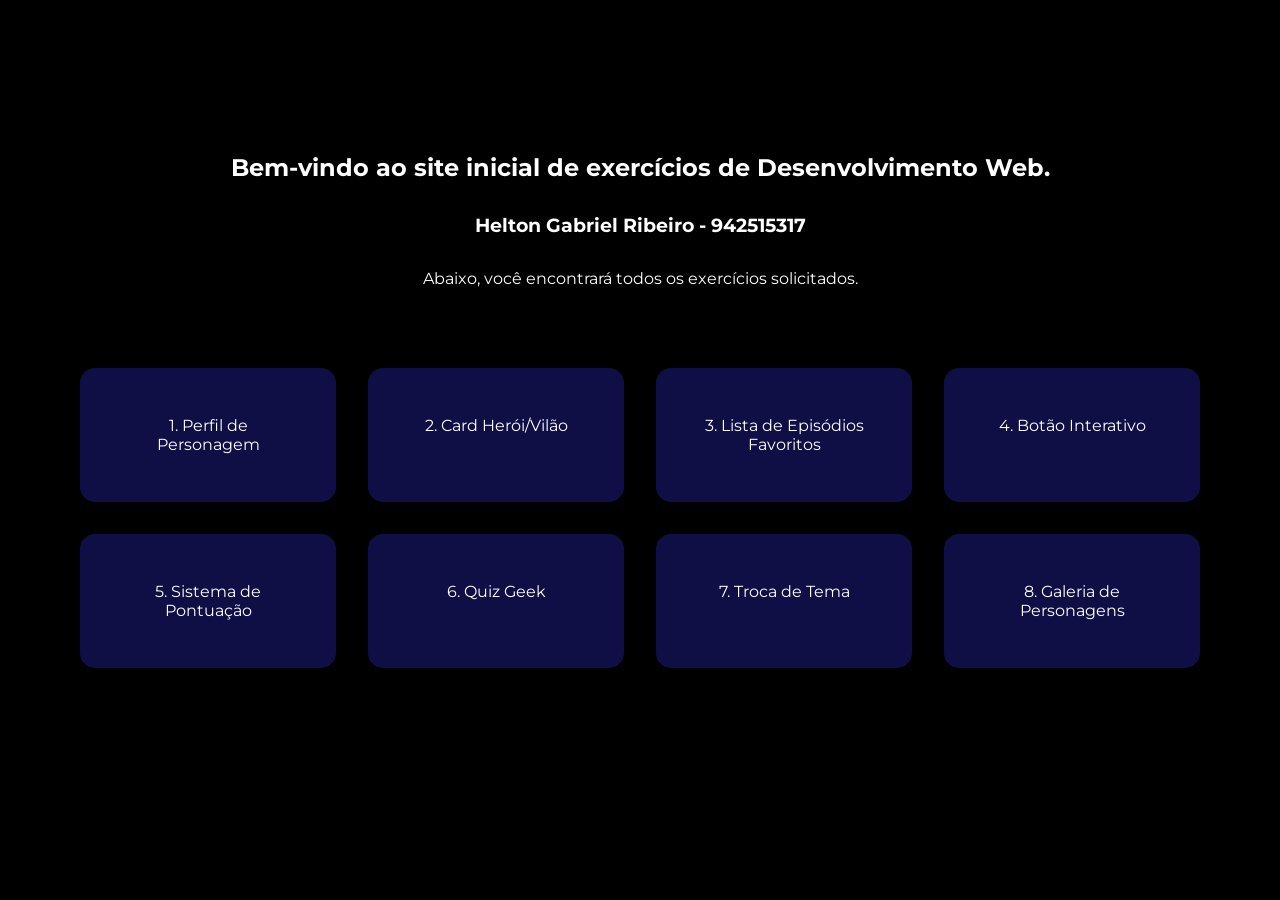
<file: index.html>
<!DOCTYPE html>
<html lang="pt-br">

<head>
    <meta charset="UTF-8">
    <meta name="viewport" content="width=device-width, initial-scale=1.0">
    <link rel="stylesheet" href="assets/style.css">
    <title>Exercicios de Desenvolvimento Web</title>
</head>

<body>
    <main>
        <section class="main">
            <h1>
                Bem-vindo ao site inicial de exercícios de Desenvolvimento Web.
            </h1>
            <h3>
                Helton Gabriel Ribeiro - 942515317
            </h3>
            <p>
                Abaixo, você encontrará todos os exercícios solicitados.
            </p>
        </section>

        <section class="links">
            <a href="ex01.html">1. Perfil de Personagem</a>
            <a href="ex02.html">2. Card Herói/Vilão</a>
            <a href="ex03.html">3. Lista de Episódios Favoritos</a>
            <a href="ex04.html">4. Botão Interativo</a>
            <a href="ex05.html">5. Sistema de Pontuação</a>
            <a href="ex06.html">6. Quiz Geek</a>
            <a href="ex07.html">7. Troca de Tema</a>
            <a href="ex08.html">8. Galeria de Personagens</a>
        </section>
    </main>
</body>

</html>
</file>
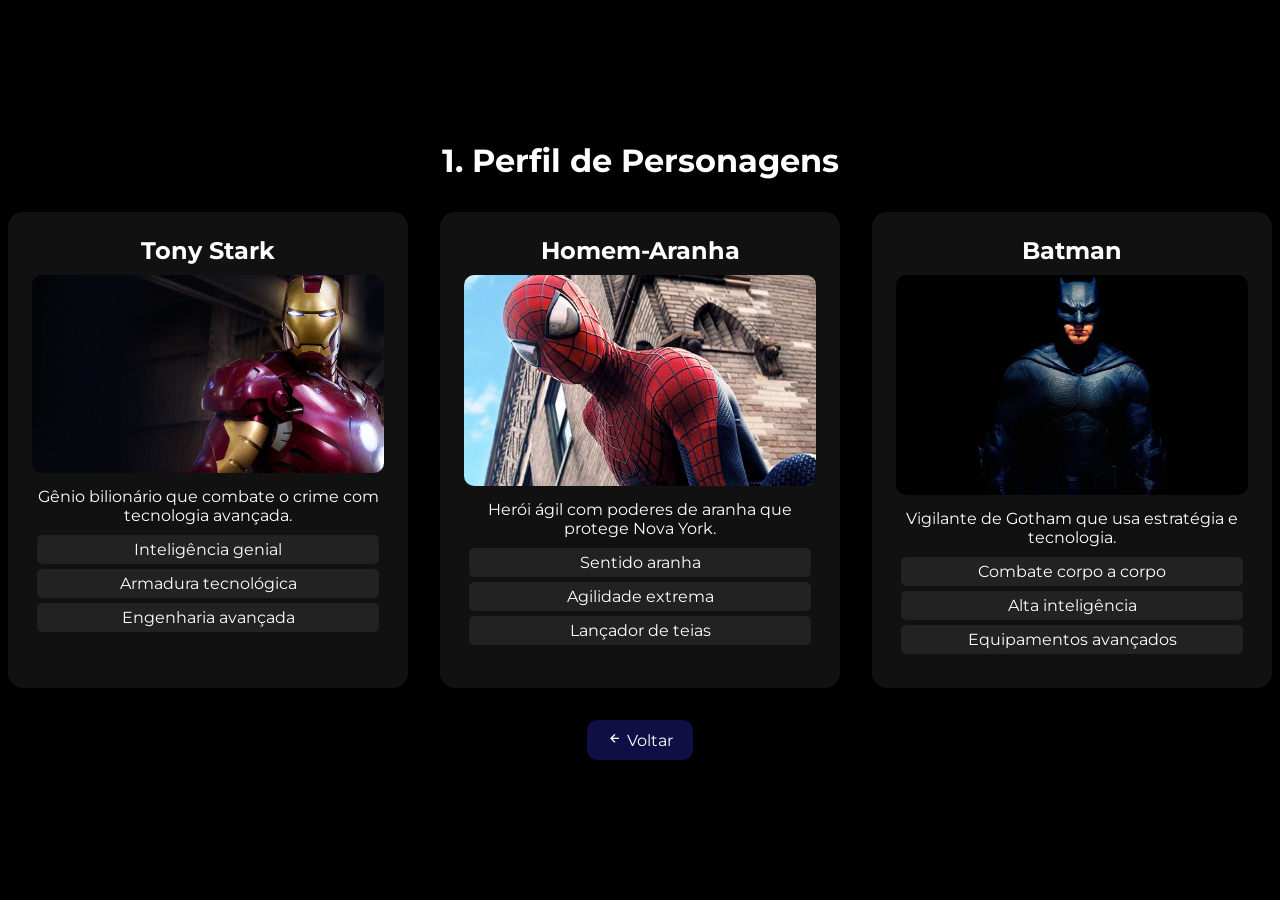
<file: ex01.html>
<!DOCTYPE html>
<html lang="pt-br">

<head>
    <meta charset="UTF-8">
    <meta name="viewport" content="width=device-width, initial-scale=1.0">
    <link rel="stylesheet" href="assets/style.css">
    <link rel="stylesheet" href="assets/ex01.css">
    <link href='https://unpkg.com/boxicons@2.1.4/css/boxicons.min.css' rel='stylesheet'>
    <title>1. Perfil de Personagem</title>
</head>
<body>
    <main>
        <h1>1. Perfil de Personagens</h1>

        <section class="cards">
            <div class="card">
                <h2>Tony Stark</h2>
                <img src="assets/img/tonystark.jpg" alt="Homem de Ferro">
                <p>Gênio bilionário que combate o crime com tecnologia avançada.</p>
                <ul>
                    <li>Inteligência genial</li>
                    <li>Armadura tecnológica</li>
                    <li>Engenharia avançada</li>
                </ul>
            </div>

            <div class="card">
                <h2>Homem-Aranha</h2>
                <img src="assets/img/homemaranha.jpg" alt="Homem-Aranha">
                <p>Herói ágil com poderes de aranha que protege Nova York.</p>
                <ul>
                    <li>Sentido aranha</li>
                    <li>Agilidade extrema</li>
                    <li>Lançador de teias</li>
                </ul>
            </div>

            <div class="card">
                <h2>Batman</h2>
                <img src="assets/img/batman.webp" alt="Batman">
                <p>Vigilante de Gotham que usa estratégia e tecnologia.</p>
                <ul>
                    <li>Combate corpo a corpo</li>
                    <li>Alta inteligência</li>
                    <li>Equipamentos avançados</li>
                </ul>
            </div>

        </section>

        <a href="index.html" class="btn-voltar"><i class='bx bx-left-arrow-alt'></i> Voltar</a>
    </main>
</body>
</html>
</file>
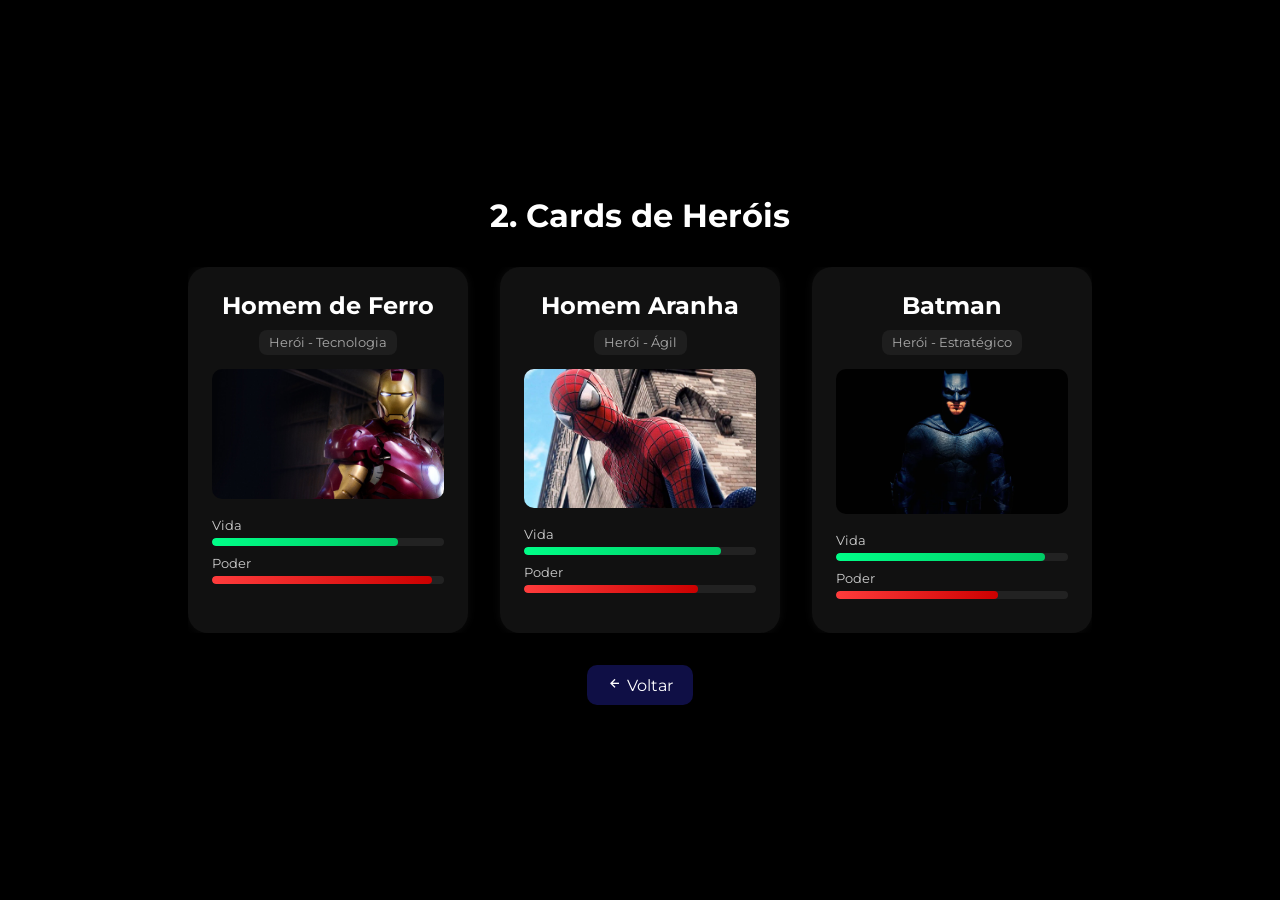
<file: ex02.html>
<!DOCTYPE html>
<html lang="pt-br">
<head>
    <meta charset="UTF-8">
    <meta name="viewport" content="width=device-width, initial-scale=1.0">
    <title>2. Card de Heróis</title>
    <link rel="stylesheet" href="assets/style.css">
    <link rel="stylesheet" href="assets/ex02.css">
    <link href='https://unpkg.com/boxicons@2.1.4/css/boxicons.min.css' rel='stylesheet'>
</head>
<body>
<main>
    <h1>2. Cards de Heróis</h1>

    <section class="cards">

        <div class="game-card">
            <h2>Homem de Ferro</h2>
            <span class="tipo">Herói - Tecnologia</span>

            <img src="assets/img/tonystark.jpg">

            <div class="status">
                <p>Vida</p>
                <div class="barra"><div class="vida tony"></div></div>

                <p>Poder</p>
                <div class="barra"><div class="poder tony"></div></div>
            </div>
        </div>

        <div class="game-card">
            <h2>Homem Aranha</h2>
            <span class="tipo">Herói - Ágil</span>

            <img src="assets/img/homemaranha.jpg">

            <div class="status">
                <p>Vida</p>
                <div class="barra"><div class="vida aranha"></div></div>

                <p>Poder</p>
                <div class="barra"><div class="poder aranha"></div></div>
            </div>
        </div>

        <div class="game-card">
            <h2>Batman</h2>
            <span class="tipo">Herói - Estratégico</span>

            <img src="assets/img/batman.webp">

            <div class="status">
                <p>Vida</p>
                <div class="barra"><div class="vida batman"></div></div>

                <p>Poder</p>
                <div class="barra"><div class="poder batman"></div></div>
            </div>
        </div>

    </section>

    <a href="index.html" class="btn-voltar"><i class='bx bx-left-arrow-alt'></i> Voltar</a>
</main>
</body>
</html>
</file>
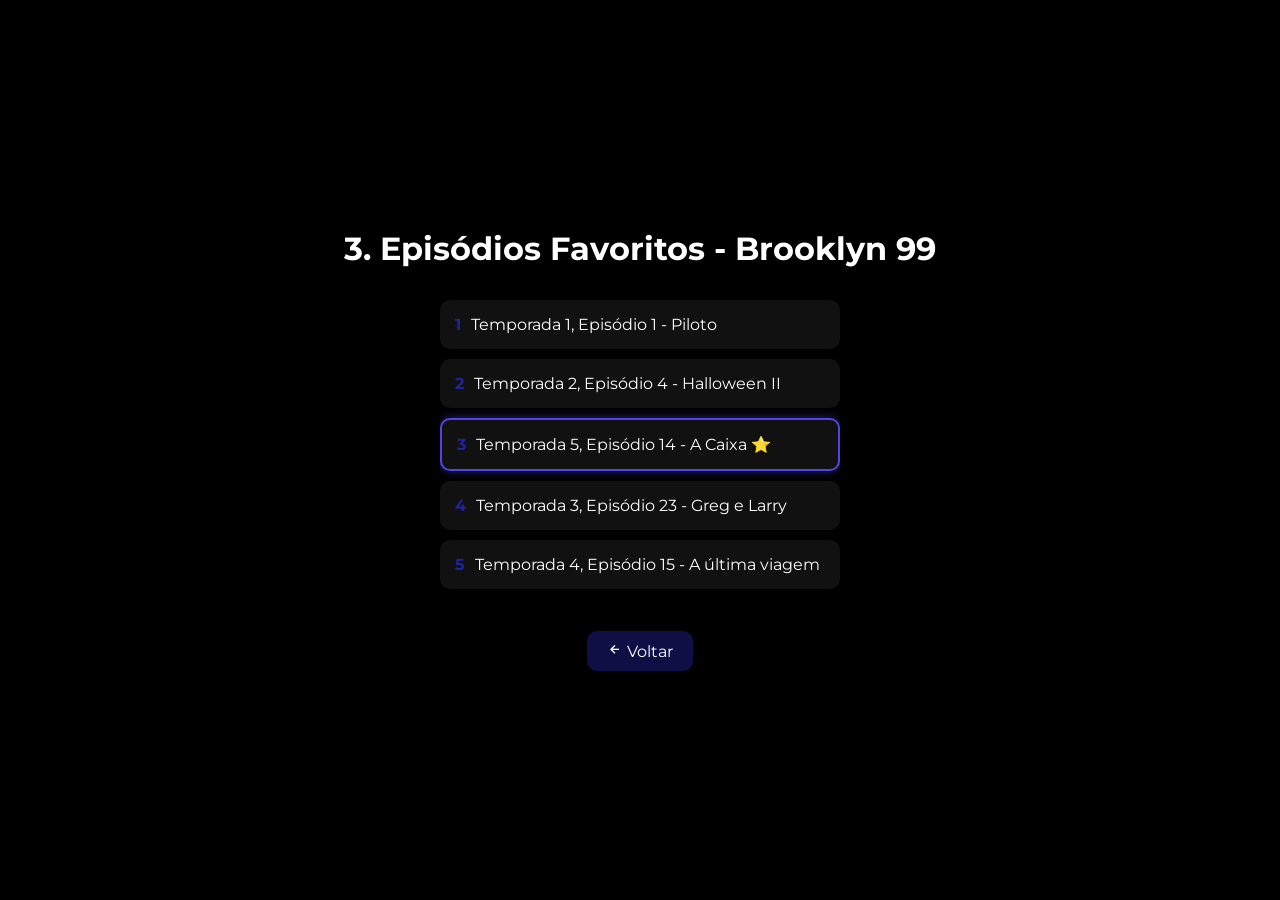
<file: ex03.html>
<!DOCTYPE html>
<html lang="pt-br">

<head>
    <meta charset="UTF-8">
    <meta name="viewport" content="width=device-width, initial-scale=1.0">
    <title>3. Episódios Favoritos</title>

    <link rel="stylesheet" href="assets/style.css">
    <link rel="stylesheet" href="assets/ex03.css">
    <link href='https://unpkg.com/boxicons@2.1.4/css/boxicons.min.css' rel='stylesheet'>
</head>

<body>

<main>
    <h1>3. Episódios Favoritos - Brooklyn 99</h1>

    <section class="lista">

        <ol>
            <li>Temporada 1, Episódio 1 - Piloto</li>
            <li>Temporada 2, Episódio 4 - Halloween II</li>
            <li class="favorito">Temporada 5, Episódio 14 - A Caixa ⭐</li>
            <li>Temporada 3, Episódio 23 - Greg e Larry</li>
            <li>Temporada 4, Episódio 15 - A última viagem</li>
        </ol>

    </section>

    <a href="index.html" class="btn-voltar">
        <i class='bx bx-left-arrow-alt'></i> Voltar
    </a>
</main>

</body>
</html>
</file>
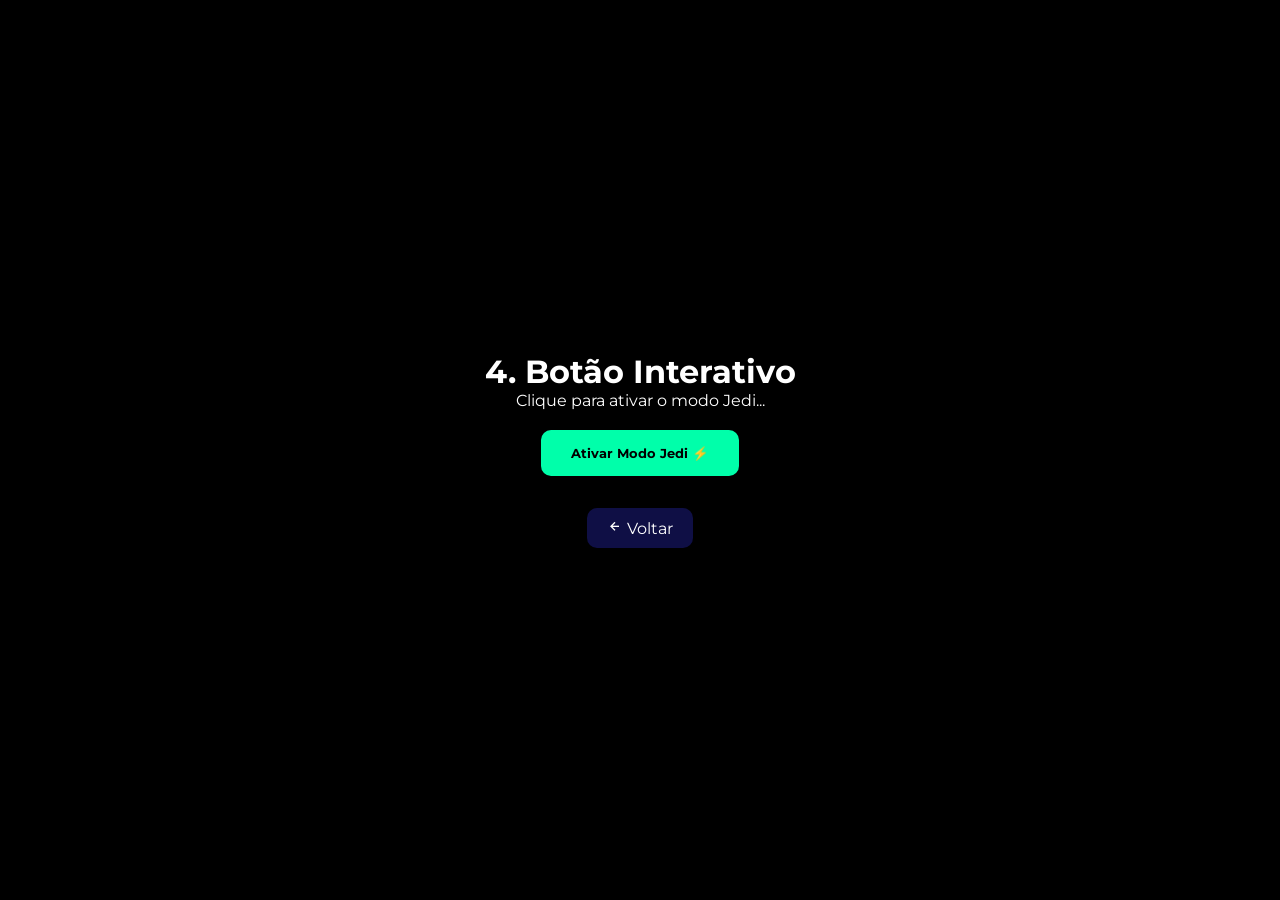
<file: ex04.html>
<!DOCTYPE html>
<html lang="pt-br">

<head>
    <meta charset="UTF-8">
    <meta name="viewport" content="width=device-width, initial-scale=1.0">
    <title>4. Botão Interativo</title>

    <link rel="stylesheet" href="assets/style.css">
    <link rel="stylesheet" href="assets/ex04.css">
    <link href='https://unpkg.com/boxicons@2.1.4/css/boxicons.min.css' rel='stylesheet'>
</head>

<body id="pagina">

<main>
    <h1>4. Botão Interativo</h1>

    <p id="texto">Clique para ativar o modo Jedi...</p>

    <button onclick="ativarModo()" class="btn-jedi">
        Ativar Modo Jedi ⚡
    </button>

    <a href="index.html" class="btn-voltar">
        <i class='bx bx-left-arrow-alt'></i> Voltar
    </a>
</main>

<script>
    let ativo = false;

    function ativarModo() {
        const body = document.getElementById("pagina");
        const texto = document.getElementById("texto");

        if (!ativo) {
            body.style.background = "linear-gradient(to right, #001f1f, #003333)";
            texto.innerText = "Modo Jedi ativado! Clique para desativar!";
        } else {
            body.style.background = "#000";
            texto.innerText = "Clique para ativar o modo Jedi...";
        }

        ativo = !ativo;
    }
</script>

</body>
</html>
</file>
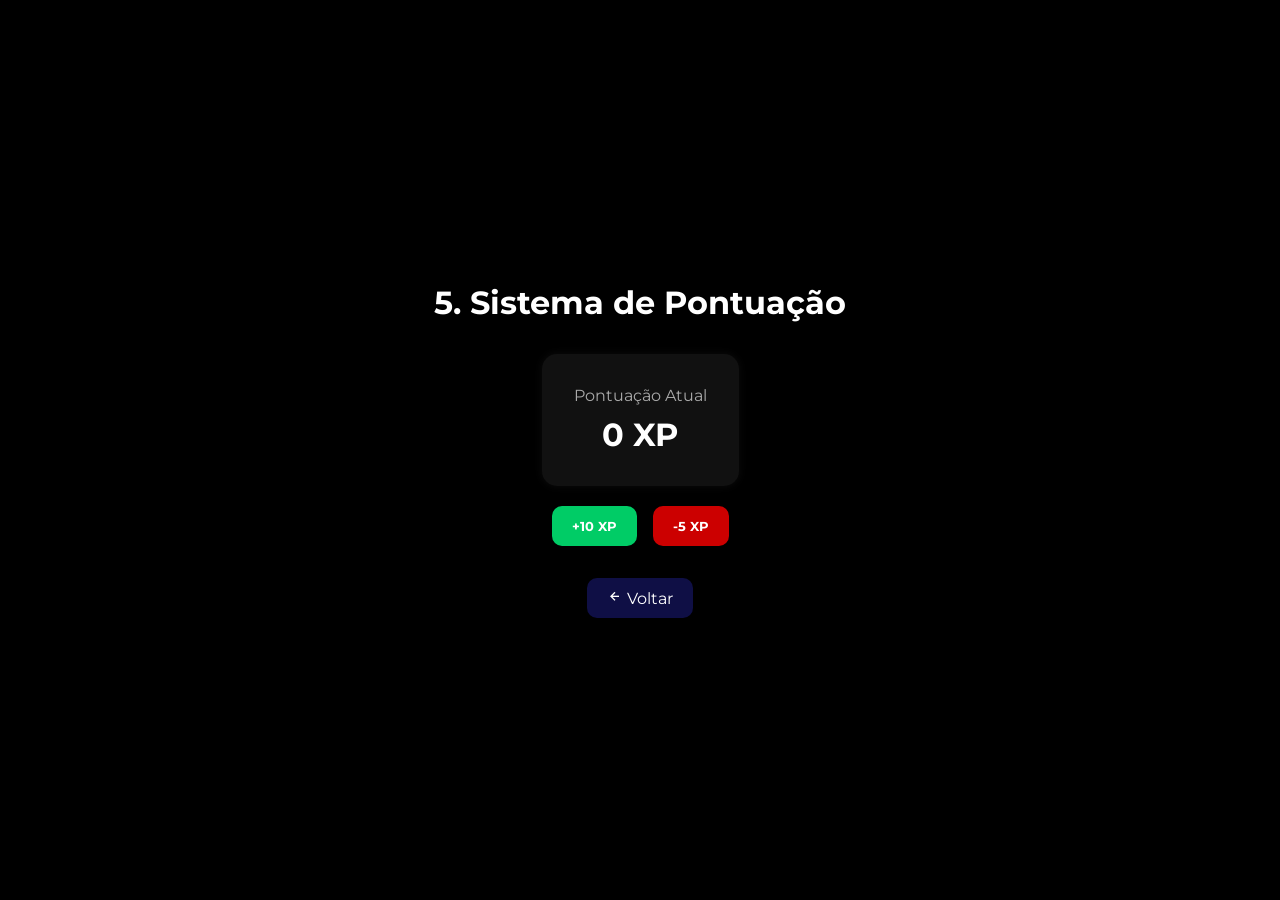
<file: ex05.html>
<!DOCTYPE html>
<html lang="pt-br">

<head>
    <meta charset="UTF-8">
    <meta name="viewport" content="width=device-width, initial-scale=1.0">
    <title>5. Sistema de Pontuação</title>

    <link rel="stylesheet" href="assets/style.css">
    <link rel="stylesheet" href="assets/ex05.css">
    <link href='https://unpkg.com/boxicons@2.1.4/css/boxicons.min.css' rel='stylesheet'>
</head>

<body>

    <main>
        <h1>5. Sistema de Pontuação</h1>

        <div class="score-box">
            <p>Pontuação Atual</p>
            <h2 id="pontos">0 XP</h2>
        </div>

        <div class="botoes">
            <button onclick="adicionarXP()">+10 XP</button>
            <button onclick="removerXP()">-5 XP</button>
        </div>

        <a href="index.html" class="btn-voltar">
            <i class='bx bx-left-arrow-alt'></i> Voltar
        </a>
    </main>

    <script>
        let pontos = 0;

        function atualizarTela() {
            document.getElementById("pontos").innerText = pontos + " XP";
        }

        function adicionarXP() {
            pontos += 10;
            atualizarTela();
        }

        function removerXP() {
            pontos -= 5;
            atualizarTela();
        }
    </script>

</body>

</html>
</file>
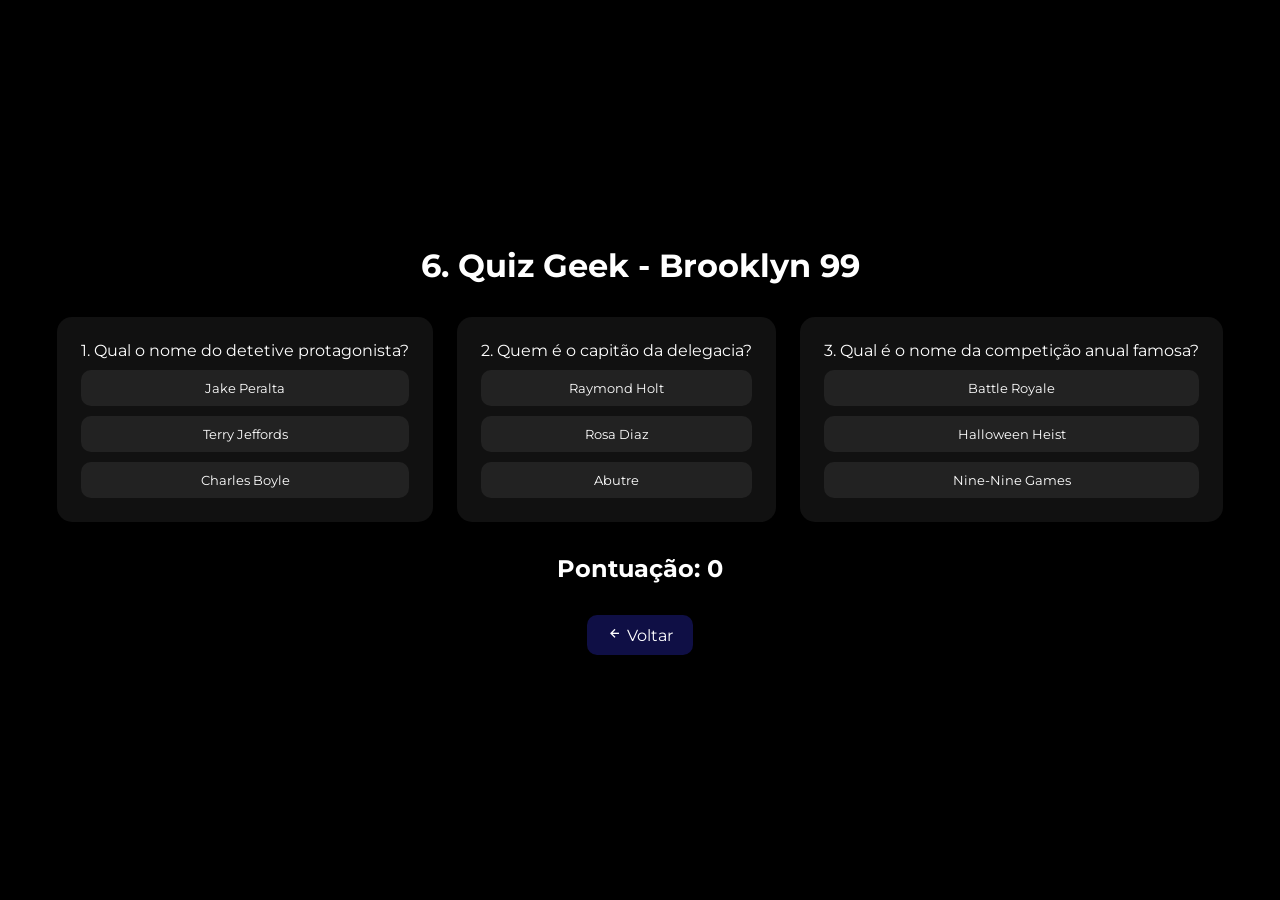
<file: ex06.html>
<!DOCTYPE html>
<html lang="pt-br">

<head>
    <meta charset="UTF-8">
    <meta name="viewport" content="width=device-width, initial-scale=1.0">
    <title>6. Quiz Geek</title>
    <link rel="stylesheet" href="assets/style.css">
    <link rel="stylesheet" href="assets/ex06.css">
    <link href='https://unpkg.com/boxicons@2.1.4/css/boxicons.min.css' rel='stylesheet'>
</head>

<body>

    <main>
        <h1>6. Quiz Geek - Brooklyn 99</h1>

        <div class="quiz">

            <div class="pergunta">
                <p>1. Qual o nome do detetive protagonista?</p>
                <button onclick="responder(this, true)">Jake Peralta</button>
                <button onclick="responder(this, false)">Terry Jeffords</button>
                <button onclick="responder(this, false)">Charles Boyle</button>
            </div>

            <div class="pergunta">
                <p>2. Quem é o capitão da delegacia?</p>
                <button onclick="responder(this, true)">Raymond Holt</button>
                <button onclick="responder(this, false)">Rosa Diaz</button>
                <button onclick="responder(this, false)">Abutre</button>
            </div>

            <div class="pergunta">
                <p>3. Qual é o nome da competição anual famosa?</p>
                <button onclick="responder(this, false)">Battle Royale</button>
                <button onclick="responder(this, true)">Halloween Heist</button>
                <button onclick="responder(this, false)">Nine-Nine Games</button>
            </div>

        </div>

        <h2 id="resultado">Pontuação: 0</h2>

        <a href="index.html" class="btn-voltar">
            <i class='bx bx-left-arrow-alt'></i> Voltar
        </a>
    </main>

    <script>
        let pontos = 0;

        function responder(botao, correto) {
            if (botao.classList.contains("respondido")) return;

            botao.classList.add("respondido");

            if (correto) {
                pontos++;
                botao.style.background = "green";
            } else {
                botao.style.background = "red";
            }

            document.getElementById("resultado").innerText = "Pontuação: " + pontos;
        }
    </script>

</body>

</html>
</file>
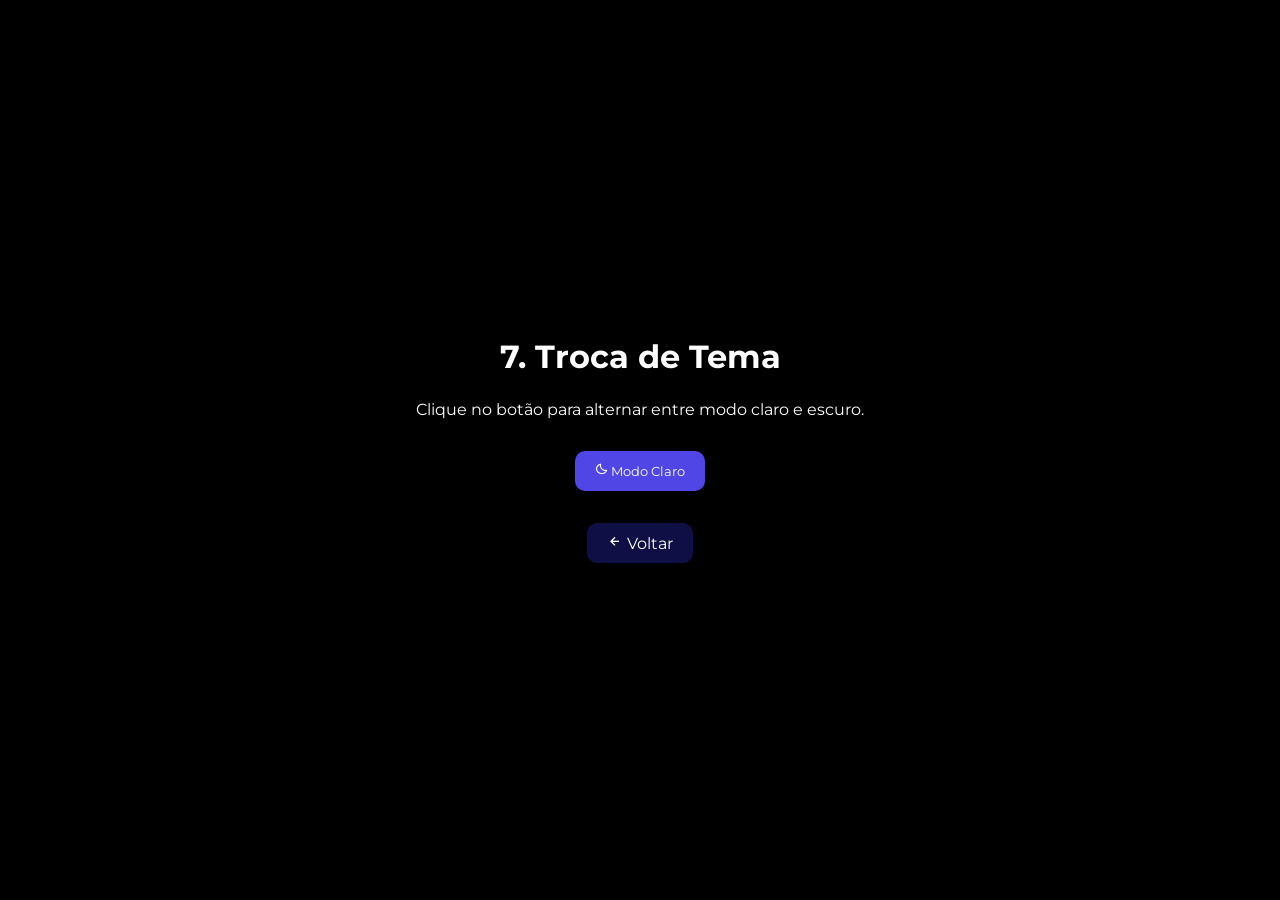
<file: ex07.html>
<!DOCTYPE html>
<html lang="pt-br">

<head>
    <meta charset="UTF-8">
    <meta name="viewport" content="width=device-width, initial-scale=1.0">
    <title>7. Troca de Tema</title>
    <link rel="stylesheet" href="assets/style.css">
    <link rel="stylesheet" href="assets/ex07.css">
    <link href='https://unpkg.com/boxicons@2.1.4/css/boxicons.min.css' rel='stylesheet'>
</head>
<body class="dark">
    <main>
        <h1>7. Troca de Tema</h1>

        <p class="texto">
            Clique no botão para alternar entre modo claro e escuro.
        </p>

        <button onclick="trocarTema()" class="btn-tema" id="btnTema">
            <i class='bx bx-moon'></i> Modo Claro
        </button>

        <a href="index.html" class="btn-voltar">
            <i class='bx bx-left-arrow-alt'></i> Voltar
        </a>
    </main>

    <script>
        function atualizarBotao() {
            const btn = document.getElementById("btnTema");

            if (document.body.classList.contains("light")) {
                btn.innerHTML = "<i class='bx bx-sun'></i> Modo Escuto";
            } else {
                btn.innerHTML = "<i class='bx bx-moon'></i> Modo Claro";
            }
        }

        function trocarTema() {
            document.body.classList.toggle("light");

            if (document.body.classList.contains("light")) {
                localStorage.setItem("tema", "light");
            } else {
                localStorage.setItem("tema", "dark");
            }

            atualizarBotao();
        }

        window.onload = () => {
            const tema = localStorage.getItem("tema");

            if (tema === "light") {
                document.body.classList.add("light");
            }

            atualizarBotao();
        };
    </script>

</body>

</html>
</file>
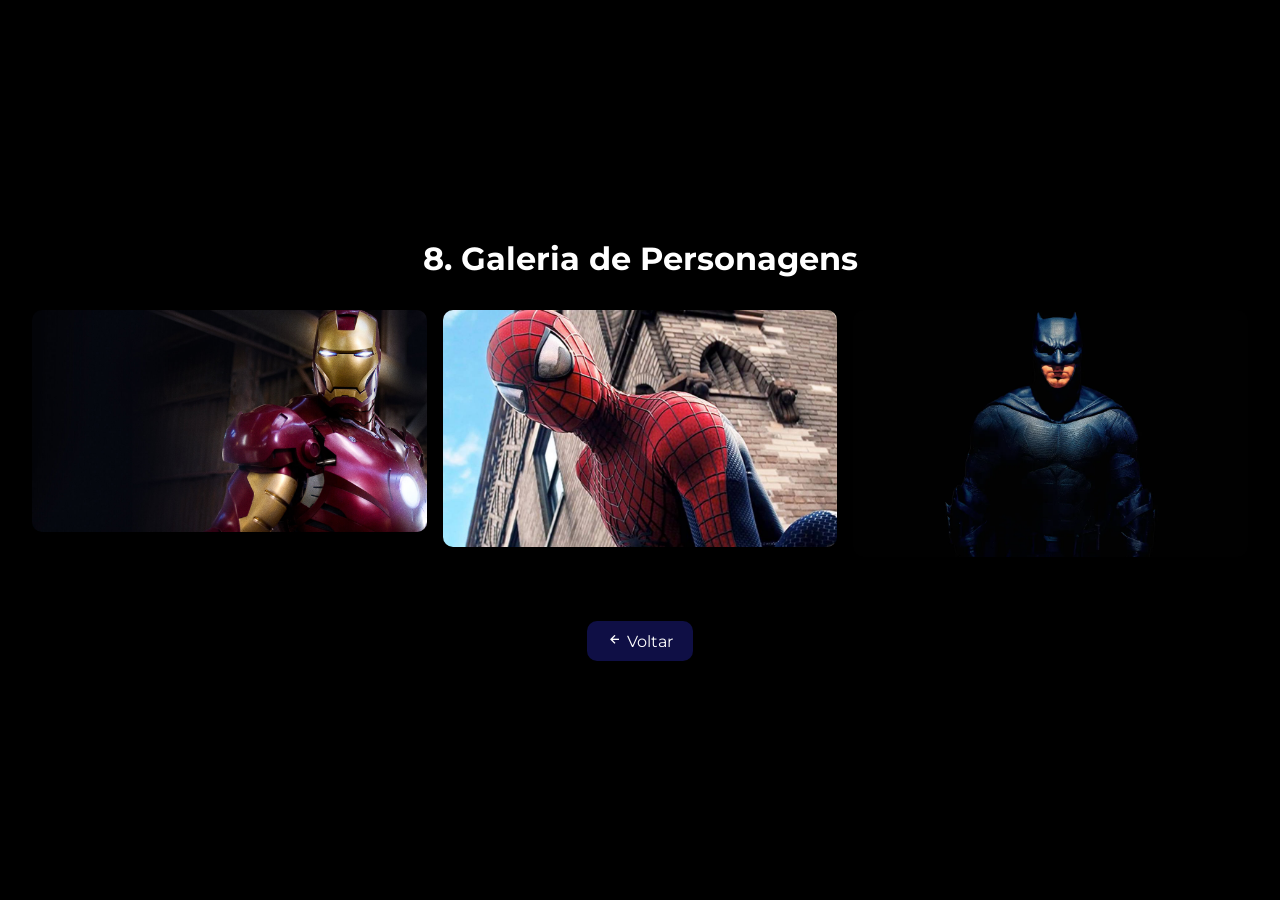
<file: ex08.html>
<!DOCTYPE html>
<html lang="pt-br">

<head>
    <meta charset="UTF-8">
    <meta name="viewport" content="width=device-width, initial-scale=1.0">
    <title>8. Galeria de Personagens</title>
    <link rel="stylesheet" href="assets/style.css">
    <link rel="stylesheet" href="assets/ex08.css">
    <link href='https://unpkg.com/boxicons@2.1.4/css/boxicons.min.css' rel='stylesheet'>
</head>
<body>

<main>
    <h1>8. Galeria de Personagens</h1>

    <section class="galeria">

        <img src="assets/img/tonystark.jpg" onclick="mostrar('tony')">
        <img src="assets/img/homemaranha.jpg" onclick="mostrar('aranha')">
        <img src="assets/img/batman.webp" onclick="mostrar('batman')">

    </section>

    <div class="detalhes" id="detalhes">
        <h2 id="nome"></h2>
        <p id="descricao"></p>
    </div>

    <a href="index.html" class="btn-voltar">
        <i class='bx bx-left-arrow-alt'></i> Voltar
    </a>
</main>

<script>
    function mostrar(personagem) {
        const nome = document.getElementById("nome");
        const descricao = document.getElementById("descricao");
        const box = document.getElementById("detalhes");

        if (personagem === "tony") {
            nome.innerText = "Tony Stark";
            descricao.innerText = "Gênio bilionário criador da armadura do Homem de Ferro.";
        }

        if (personagem === "aranha") {
            nome.innerText = "Homem-Aranha";
            descricao.innerText = "Herói ágil que protege Nova York com seus poderes de aranha.";
        }

        if (personagem === "batman") {
            nome.innerText = "Batman";
            descricao.innerText = "Vigilante de Gotham que usa estratégia e tecnologia.";
        }

        box.style.display = "block";
    }
</script>

</body>
</html>
</file>
<file: assets/style.css>
@import url('https://fonts.googleapis.com/css2?family=Montserrat:ital,wght@0,100..900;1,100..900&display=swap');

* {
    margin: 0;
    padding: 0;
    box-sizing: border-box;
    font-family: "Montserrat", sans-serif;
    color: #fff ;
    overflow: hidden;
}

body{
    display: flex;
    justify-content: center;
    align-items: center;
    min-height: 100vh;
    margin: 0; 
    background-color: #000;
}

main {
    display: flex;
    align-items: center;
    flex-direction: column;
}

.main {
    display: flex;
    gap: 2rem;
    flex-direction: column;
    text-align: center;
}

.links {
    padding: 5rem;
    display: grid;
    grid-template-columns:repeat(4, 1fr );
    flex-direction: row;
    gap: 2rem;

    a {
        text-align: center;
        padding: 3rem;
        gap: 2rem;
        background-color: #22229c71;
        border-radius: 15px;
        text-decoration: none;
        transition: 0.5s;

        &:hover {
            transform: scale(1.07);
        }
    }
}

/* BOTÃO VOLTAR */
.btn-voltar {
    margin-top: 2rem;
    padding: 10px 20px;
    background-color: #22229c71;
    border-radius: 10px;
    text-decoration: none;
    transition: 0.3s;
}

.btn-voltar:hover {
    transform: scale(1.1);
}
</file>
<file: assets/ex01.css>
.cards {
    display: flex;
    gap: 2rem;
    margin-top: 2rem;
}

.card {
    background-color: #111;
    padding: 1.5rem;
    border-radius: 15px;
    width: 400px;
    text-align: center;
    transition: 0.3s;
}

.card:hover {
    transform: scale(1.05);
}

.card img {
    width: 100%;
    border-radius: 10px;
    margin: 10px 0;
}

.card ul {
    list-style: none;
    padding: 5px;
}

.card li {
    background-color: #222;
    margin: 5px 0;
    padding: 5px;
    border-radius: 5px;
}
</file>
<file: assets/ex02.css>
.cards {
    display: flex;
    gap: 2rem;
    margin-top: 2rem;
}

.game-card {
    background: #111;
    padding: 1.5rem;
    border-radius: 20px;
    width: 280px;
    text-align: center;
    box-shadow: 0 0 10px rgba(255,255,255,0.05);
    transition: 0.3s;
}

.game-card:hover {
    transform: scale(1.03);
}

.game-card h2 {
    margin-bottom: 10px;
}

.tipo {
    display: inline-block;
    margin-bottom: 10px;
    font-size: 0.8rem;
    background: #1e1e1e;
    padding: 5px 10px;
    border-radius: 8px;
    color: #aaa;
}

.game-card img {
    width: 100%;
    border-radius: 10px;
    margin-bottom: 10px;
}

.status {
    text-align: left;
}

.status p {
    font-size: 0.8rem;
    margin: 5px 0;
    color: #ccc;
}

.barra {
    width: 100%;
    height: 8px;
    background: #222;
    border-radius: 10px;
    margin-bottom: 10px;
    overflow: hidden;
}

.vida {
    height: 100%;
    background: linear-gradient(to right, #00ff88, #00cc66);
    border-radius: 10px;
}

.poder {
    height: 100%;
    background: linear-gradient(to right, #ff3c3c, #cc0000);
    border-radius: 10px;
}

.vida.tony { width: 80%; }
.poder.tony { width: 95%; }

.vida.aranha { width: 85%; }
.poder.aranha { width: 75%; }

.vida.batman { width: 90%; }
.poder.batman { width: 70%; }
</file>
<file: assets/ex03.css>
.lista {
    margin-top: 2rem;
    width: 400px;
}

.lista ol {
    list-style: none;
    padding: 0;
}

.lista li {
    background: #111;
    padding: 15px;
    border-radius: 10px;
    margin-bottom: 10px;
    transition: 0.3s;
}

.lista li:hover {
    transform: scale(1.03);
    background: #1a1a1a;
}

.favorito {
    border: 2px solid #4f46e5;
    background: #1e1e3f;
    box-shadow: 0 0 10px rgba(79, 70, 229, 0.5);
}

.lista li::before {
    content: counter(item);
    counter-increment: item;
    margin-right: 10px;
    color: #22229c;
    font-weight: bold;
}

.lista ol {
    counter-reset: item;
}
</file>
<file: assets/ex04.css>
.btn-jedi {
    margin-top: 20px;
    padding: 15px 30px;
    border: none;
    border-radius: 10px;
    background: #00ffaa;
    color: #000;
    font-weight: bold;
    cursor: pointer;
    transition: 0.3s;
}

.btn-jedi:hover {
    transform: scale(1.05);
    background: #00db92;
}
</file>
<file: assets/ex05.css>
.score-box {
    margin-top: 2rem;
    background: #111;
    padding: 2rem;
    border-radius: 15px;
    text-align: center;
    box-shadow: 0 0 10px rgba(255,255,255,0.05);
}

.score-box p {
    color: #aaa;
}

.score-box h2 {
    font-size: 2rem;
    margin-top: 10px;
}

.botoes {
    margin-top: 20px;
    display: flex;
    gap: 1rem;
}

.botoes button {
    padding: 12px 20px;
    border: none;
    border-radius: 10px;
    cursor: pointer;
    font-weight: bold;
    transition: 0.3s;
}

.botoes button:first-child {
    background: #00cc66;
}

.botoes button:last-child {
    background: #cc0000;
}

.botoes button:hover {
    transform: scale(1.05);
}
</file>
<file: assets/ex06.css>
.quiz {
    margin-top: 2rem;
    display: flex;
    flex-direction: row;
    gap: 1.5rem;
}

.pergunta {
    background: #111;
    padding: 1.5rem;
    border-radius: 15px;
}

.pergunta button {
    display: block;
    width: 100%;
    margin-top: 10px;
    padding: 10px;
    border: none;
    border-radius: 10px;
    background: #222;
    cursor: pointer;
    transition: 0.3s;
}

.pergunta button:hover {
    background: #333;
}

#resultado {
    margin-top: 2rem;
}
</file>
<file: assets/ex07.css>
.dark {
    background: #000;
    color: #fff;
}

.light {
    background: #f5f5f5;
    color: #000;
}

.light * {
    color: #000;
}

.btn-tema {
    margin-top: 2rem;
    padding: 12px 20px;
    border: none;
    border-radius: 10px;
    cursor: pointer;
    background: #4f46e5;
    color: #fff;
    transition: 0.3s;
}

.btn-tema:hover {
    transform: scale(1.05);
}

.texto {
    margin-top: 1.5rem;
}
</file>
<file: assets/ex08.css>
.galeria {
    margin: 2rem;
    display: grid;
    grid-template-columns: repeat(3, 1fr);
    gap: 1rem;
}

.galeria img {
    width: 100%;
    border-radius: 10px;
    cursor: pointer;
    transition: 0.3s;
}

.galeria img:hover {
    transform: scale(1.05);
}

.detalhes {
    margin-top: 2rem;
    padding: 1.5rem;
    background: #111;
    border-radius: 15px;
    display: none;
    text-align: center;
}
</file>
